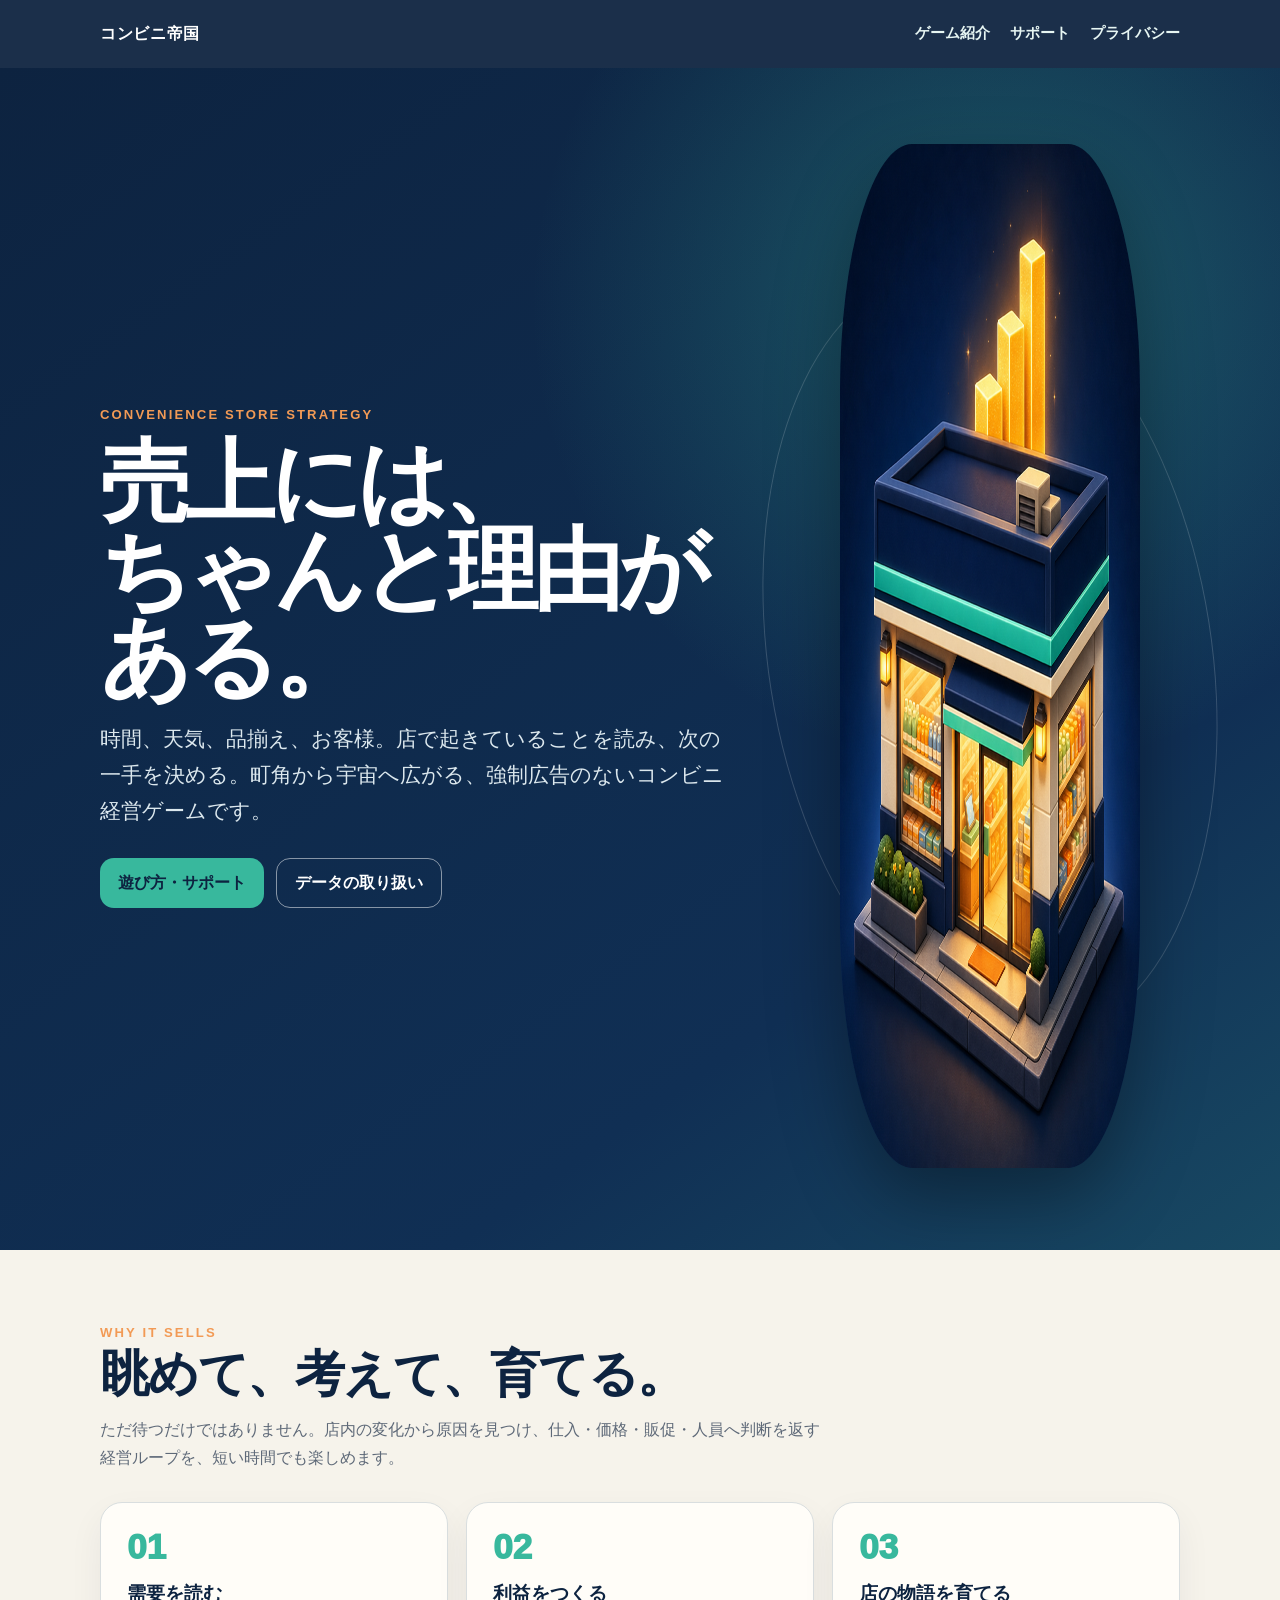
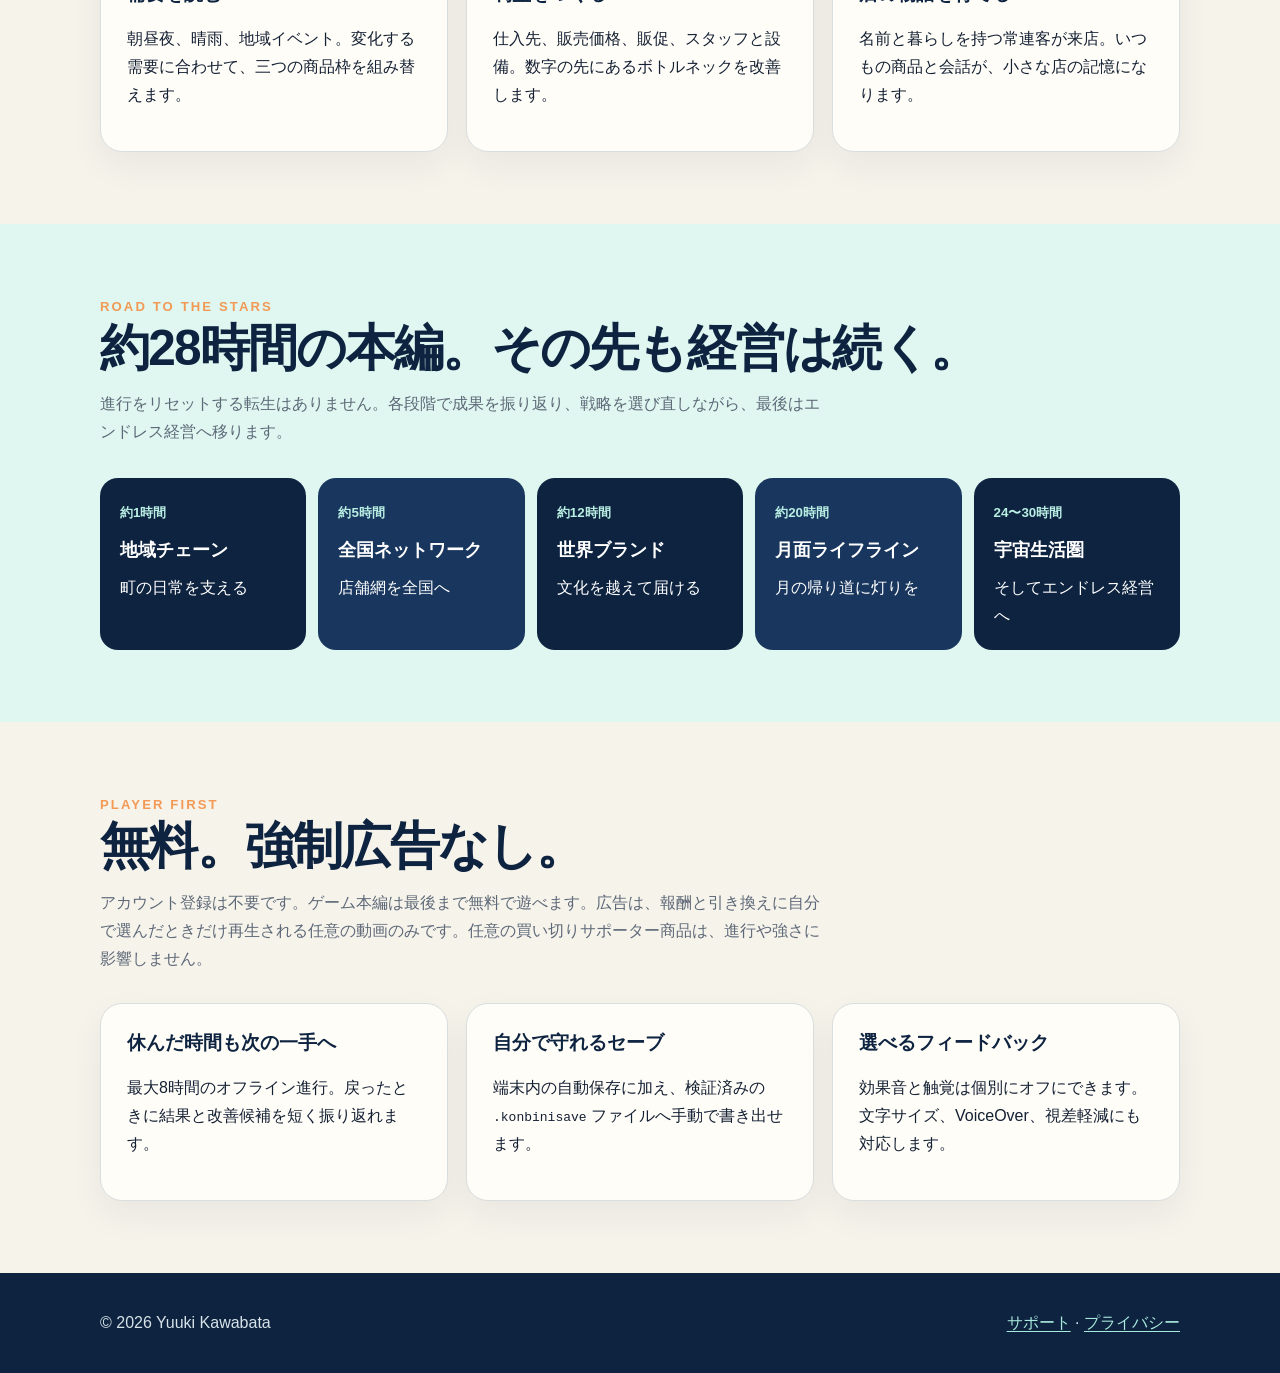
<file: index.html>
<!doctype html>
<html lang="ja">
<head>
  <meta charset="utf-8">
  <meta name="viewport" content="width=device-width, initial-scale=1">
  <meta name="description" content="売上の理由を読み解く、本格コンビニ経営ゲーム『コンビニ帝国』公式サイト。">
  <title>コンビニ帝国 — 公式サイト</title>
  <link rel="icon" href="assets/app-icon.png">
  <link rel="stylesheet" href="styles.css">
</head>
<body>
  <a class="skip" href="#main">本文へ移動</a>
  <header>
    <nav class="wrap" aria-label="メインナビゲーション">
      <a class="brand" href="index.html">コンビニ帝国</a>
      <div class="nav-links"><a href="#game">ゲーム紹介</a><a href="support.html">サポート</a><a href="privacy.html">プライバシー</a></div>
    </nav>
  </header>
  <main id="main">
    <section class="hero">
      <div class="wrap hero-grid">
        <div>
          <div class="eyebrow">Convenience Store Strategy</div>
          <h1>売上には、<br>ちゃんと理由がある。</h1>
          <p class="lead">時間、天気、品揃え、お客様。店で起きていることを読み、次の一手を決める。町角から宇宙へ広がる、強制広告のないコンビニ経営ゲームです。</p>
          <div class="actions"><a class="button button-primary" href="support.html">遊び方・サポート</a><a class="button button-secondary" href="privacy.html">データの取り扱い</a></div>
        </div>
        <div class="hero-card"><img class="app-icon" src="assets/app-icon.png" width="1024" height="1024" alt="コンビニ帝国のアプリアイコン"></div>
      </div>
    </section>
    <section id="game">
      <div class="wrap">
        <div class="eyebrow">Why it sells</div>
        <h2 class="section-title">眺めて、考えて、育てる。</h2>
        <p class="section-intro">ただ待つだけではありません。店内の変化から原因を見つけ、仕入・価格・販促・人員へ判断を返す経営ループを、短い時間でも楽しめます。</p>
        <div class="grid">
          <article class="card"><span class="number">01</span><h3>需要を読む</h3><p>朝昼夜、晴雨、地域イベント。変化する需要に合わせて、三つの商品枠を組み替えます。</p></article>
          <article class="card"><span class="number">02</span><h3>利益をつくる</h3><p>仕入先、販売価格、販促、スタッフと設備。数字の先にあるボトルネックを改善します。</p></article>
          <article class="card"><span class="number">03</span><h3>店の物語を育てる</h3><p>名前と暮らしを持つ常連客が来店。いつもの商品と会話が、小さな店の記憶になります。</p></article>
        </div>
      </div>
    </section>
    <section class="band">
      <div class="wrap">
        <div class="eyebrow">Road to the stars</div>
        <h2 class="section-title">約28時間の本編。その先も経営は続く。</h2>
        <p class="section-intro">進行をリセットする転生はありません。各段階で成果を振り返り、戦略を選び直しながら、最後はエンドレス経営へ移ります。</p>
        <div class="timeline" aria-label="帝国ロードマップ">
          <div class="stage"><small>約1時間</small><strong>地域チェーン</strong><span>町の日常を支える</span></div>
          <div class="stage"><small>約5時間</small><strong>全国ネットワーク</strong><span>店舗網を全国へ</span></div>
          <div class="stage"><small>約12時間</small><strong>世界ブランド</strong><span>文化を越えて届ける</span></div>
          <div class="stage"><small>約20時間</small><strong>月面ライフライン</strong><span>月の帰り道に灯りを</span></div>
          <div class="stage"><small>24〜30時間</small><strong>宇宙生活圏</strong><span>そしてエンドレス経営へ</span></div>
        </div>
      </div>
    </section>
    <section>
      <div class="wrap">
        <div class="eyebrow">Player first</div>
        <h2 class="section-title">無料。強制広告なし。</h2>
        <p class="section-intro">アカウント登録は不要です。ゲーム本編は最後まで無料で遊べます。広告は、報酬と引き換えに自分で選んだときだけ再生される任意の動画のみです。任意の買い切りサポーター商品は、進行や強さに影響しません。</p>
        <div class="grid">
          <article class="card"><h3>休んだ時間も次の一手へ</h3><p>最大8時間のオフライン進行。戻ったときに結果と改善候補を短く振り返れます。</p></article>
          <article class="card"><h3>自分で守れるセーブ</h3><p>端末内の自動保存に加え、検証済みの <code>.konbinisave</code> ファイルへ手動で書き出せます。</p></article>
          <article class="card"><h3>選べるフィードバック</h3><p>効果音と触覚は個別にオフにできます。文字サイズ、VoiceOver、視差軽減にも対応します。</p></article>
        </div>
      </div>
    </section>
  </main>
  <footer><div class="wrap footer-row"><span>© 2026 Yuuki Kawabata</span><span><a href="support.html">サポート</a> · <a href="privacy.html">プライバシー</a></span></div></footer>
</body>
</html>
</file>
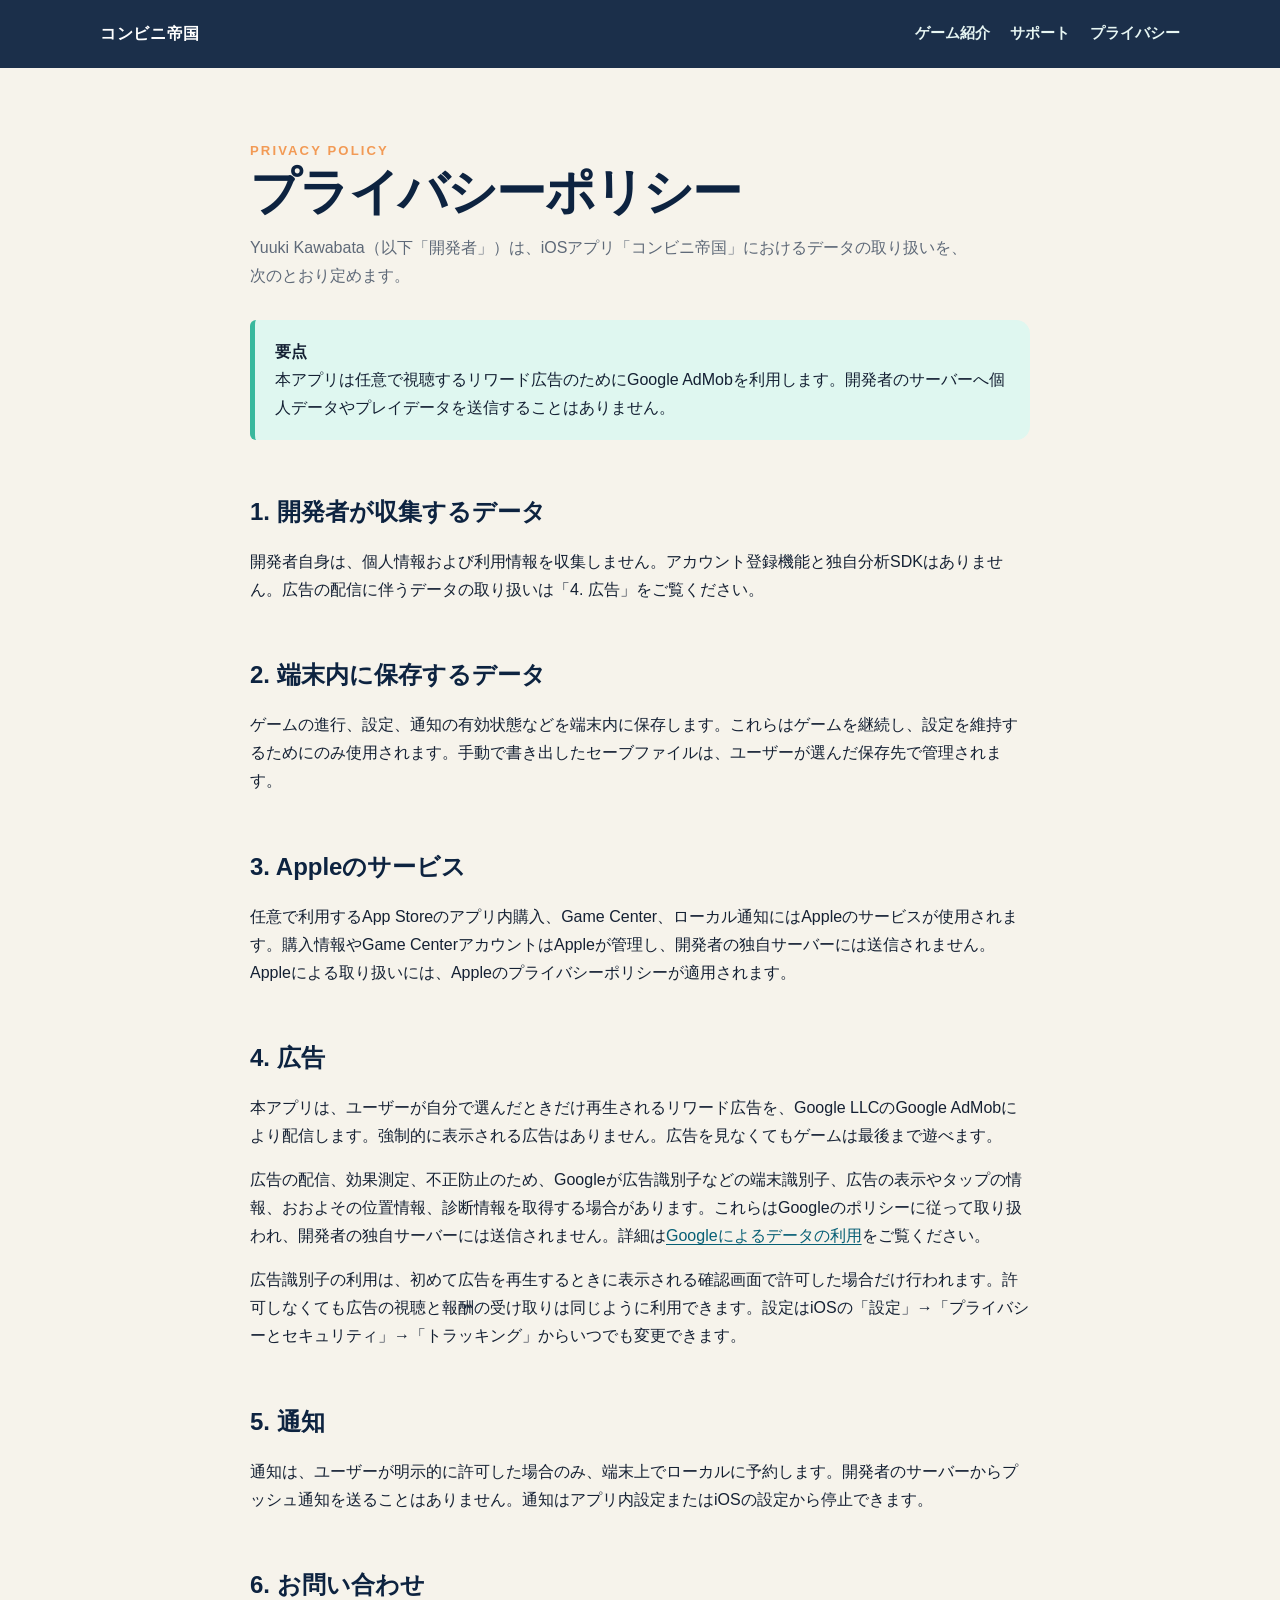
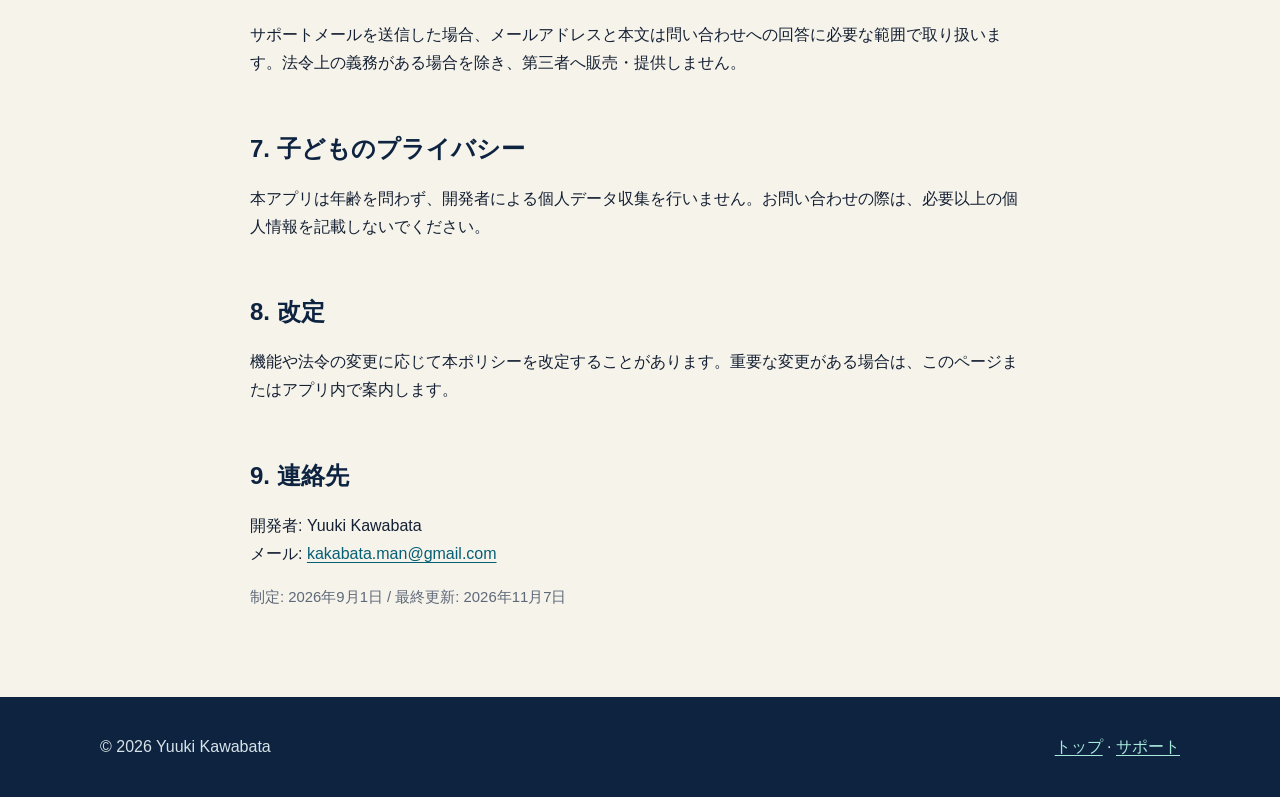
<file: privacy.html>
<!doctype html>
<html lang="ja">
<head>
  <meta charset="utf-8">
  <meta name="viewport" content="width=device-width, initial-scale=1">
  <meta name="description" content="コンビニ帝国のプライバシーポリシー。">
  <title>プライバシーポリシー — コンビニ帝国</title>
  <link rel="icon" href="assets/app-icon.png">
  <link rel="stylesheet" href="styles.css">
</head>
<body>
  <a class="skip" href="#main">本文へ移動</a>
  <header><nav class="wrap" aria-label="メインナビゲーション"><a class="brand" href="index.html">コンビニ帝国</a><div class="nav-links"><a href="index.html">ゲーム紹介</a><a href="support.html">サポート</a><a href="privacy.html" aria-current="page">プライバシー</a></div></nav></header>
  <main id="main"><section><div class="wrap prose">
    <div class="eyebrow">Privacy Policy</div>
    <h1 class="section-title">プライバシーポリシー</h1>
    <p class="section-intro">Yuuki Kawabata（以下「開発者」）は、iOSアプリ「コンビニ帝国」におけるデータの取り扱いを、次のとおり定めます。</p>
    <div class="notice"><strong>要点</strong><br>本アプリは任意で視聴するリワード広告のためにGoogle AdMobを利用します。開発者のサーバーへ個人データやプレイデータを送信することはありません。</div>

    <h2>1. 開発者が収集するデータ</h2>
    <p>開発者自身は、個人情報および利用情報を収集しません。アカウント登録機能と独自分析SDKはありません。広告の配信に伴うデータの取り扱いは「4. 広告」をご覧ください。</p>

    <h2>2. 端末内に保存するデータ</h2>
    <p>ゲームの進行、設定、通知の有効状態などを端末内に保存します。これらはゲームを継続し、設定を維持するためにのみ使用されます。手動で書き出したセーブファイルは、ユーザーが選んだ保存先で管理されます。</p>

    <h2>3. Appleのサービス</h2>
    <p>任意で利用するApp Storeのアプリ内購入、Game Center、ローカル通知にはAppleのサービスが使用されます。購入情報やGame CenterアカウントはAppleが管理し、開発者の独自サーバーには送信されません。Appleによる取り扱いには、Appleのプライバシーポリシーが適用されます。</p>

    <h2>4. 広告</h2>
    <p>本アプリは、ユーザーが自分で選んだときだけ再生されるリワード広告を、Google LLCのGoogle AdMobにより配信します。強制的に表示される広告はありません。広告を見なくてもゲームは最後まで遊べます。</p>
    <p>広告の配信、効果測定、不正防止のため、Googleが広告識別子などの端末識別子、広告の表示やタップの情報、おおよその位置情報、診断情報を取得する場合があります。これらはGoogleのポリシーに従って取り扱われ、開発者の独自サーバーには送信されません。詳細は<a href="https://policies.google.com/technologies/partner-sites">Googleによるデータの利用</a>をご覧ください。</p>
    <p>広告識別子の利用は、初めて広告を再生するときに表示される確認画面で許可した場合だけ行われます。許可しなくても広告の視聴と報酬の受け取りは同じように利用できます。設定はiOSの「設定」→「プライバシーとセキュリティ」→「トラッキング」からいつでも変更できます。</p>

    <h2>5. 通知</h2>
    <p>通知は、ユーザーが明示的に許可した場合のみ、端末上でローカルに予約します。開発者のサーバーからプッシュ通知を送ることはありません。通知はアプリ内設定またはiOSの設定から停止できます。</p>

    <h2>6. お問い合わせ</h2>
    <p>サポートメールを送信した場合、メールアドレスと本文は問い合わせへの回答に必要な範囲で取り扱います。法令上の義務がある場合を除き、第三者へ販売・提供しません。</p>

    <h2>7. 子どものプライバシー</h2>
    <p>本アプリは年齢を問わず、開発者による個人データ収集を行いません。お問い合わせの際は、必要以上の個人情報を記載しないでください。</p>

    <h2>8. 改定</h2>
    <p>機能や法令の変更に応じて本ポリシーを改定することがあります。重要な変更がある場合は、このページまたはアプリ内で案内します。</p>

    <h2>9. 連絡先</h2>
    <p>開発者: Yuuki Kawabata<br>メール: <a href="mailto:kakabata.man@gmail.com">kakabata.man@gmail.com</a></p>
    <p class="meta">制定: 2026年9月1日 / 最終更新: 2026年11月7日</p>
  </div></section></main>
  <footer><div class="wrap footer-row"><span>© 2026 Yuuki Kawabata</span><span><a href="index.html">トップ</a> · <a href="support.html">サポート</a></span></div></footer>
</body>
</html>
</file>
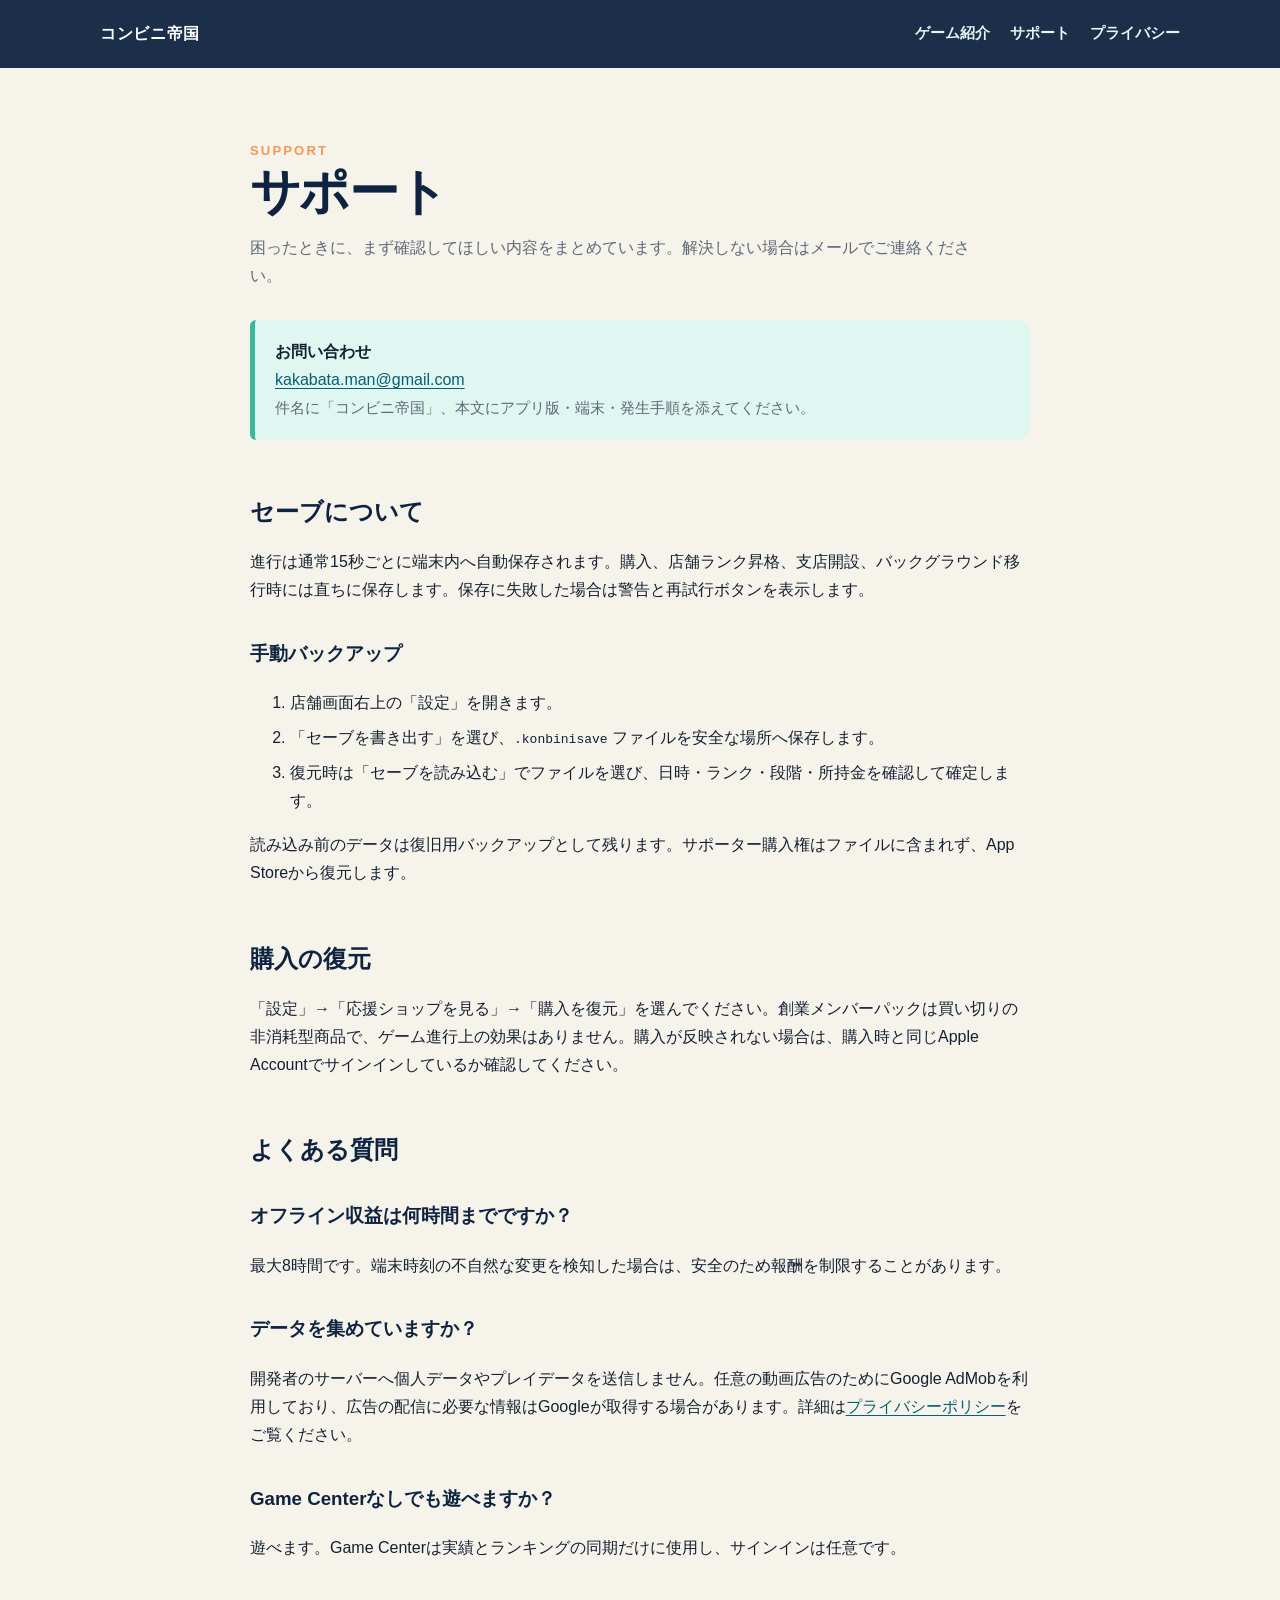
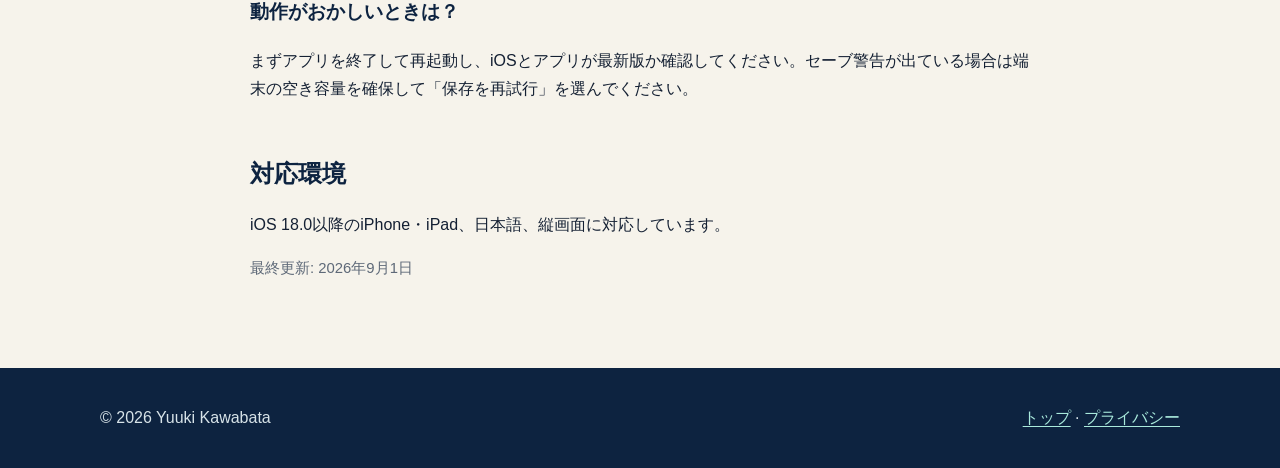
<file: support.html>
<!doctype html>
<html lang="ja">
<head>
  <meta charset="utf-8">
  <meta name="viewport" content="width=device-width, initial-scale=1">
  <meta name="description" content="コンビニ帝国のサポート、よくある質問、お問い合わせ。">
  <title>サポート — コンビニ帝国</title>
  <link rel="icon" href="assets/app-icon.png">
  <link rel="stylesheet" href="styles.css">
</head>
<body>
  <a class="skip" href="#main">本文へ移動</a>
  <header><nav class="wrap" aria-label="メインナビゲーション"><a class="brand" href="index.html">コンビニ帝国</a><div class="nav-links"><a href="index.html">ゲーム紹介</a><a href="support.html" aria-current="page">サポート</a><a href="privacy.html">プライバシー</a></div></nav></header>
  <main id="main"><section><div class="wrap prose">
    <div class="eyebrow">Support</div>
    <h1 class="section-title">サポート</h1>
    <p class="section-intro">困ったときに、まず確認してほしい内容をまとめています。解決しない場合はメールでご連絡ください。</p>
    <div class="notice"><strong>お問い合わせ</strong><br><a href="mailto:kakabata.man@gmail.com">kakabata.man@gmail.com</a><br><span class="meta">件名に「コンビニ帝国」、本文にアプリ版・端末・発生手順を添えてください。</span></div>

    <h2>セーブについて</h2>
    <p>進行は通常15秒ごとに端末内へ自動保存されます。購入、店舗ランク昇格、支店開設、バックグラウンド移行時には直ちに保存します。保存に失敗した場合は警告と再試行ボタンを表示します。</p>
    <h3>手動バックアップ</h3>
    <ol><li>店舗画面右上の「設定」を開きます。</li><li>「セーブを書き出す」を選び、<code>.konbinisave</code> ファイルを安全な場所へ保存します。</li><li>復元時は「セーブを読み込む」でファイルを選び、日時・ランク・段階・所持金を確認して確定します。</li></ol>
    <p>読み込み前のデータは復旧用バックアップとして残ります。サポーター購入権はファイルに含まれず、App Storeから復元します。</p>

    <h2>購入の復元</h2>
    <p>「設定」→「応援ショップを見る」→「購入を復元」を選んでください。創業メンバーパックは買い切りの非消耗型商品で、ゲーム進行上の効果はありません。購入が反映されない場合は、購入時と同じApple Accountでサインインしているか確認してください。</p>

    <h2>よくある質問</h2>
    <h3>オフライン収益は何時間までですか？</h3><p>最大8時間です。端末時刻の不自然な変更を検知した場合は、安全のため報酬を制限することがあります。</p>
    <h3>データを集めていますか？</h3><p>開発者のサーバーへ個人データやプレイデータを送信しません。任意の動画広告のためにGoogle AdMobを利用しており、広告の配信に必要な情報はGoogleが取得する場合があります。詳細は<a href="privacy.html">プライバシーポリシー</a>をご覧ください。</p>
    <h3>Game Centerなしでも遊べますか？</h3><p>遊べます。Game Centerは実績とランキングの同期だけに使用し、サインインは任意です。</p>
    <h3>動作がおかしいときは？</h3><p>まずアプリを終了して再起動し、iOSとアプリが最新版か確認してください。セーブ警告が出ている場合は端末の空き容量を確保して「保存を再試行」を選んでください。</p>

    <h2>対応環境</h2><p>iOS 18.0以降のiPhone・iPad、日本語、縦画面に対応しています。</p>
    <p class="meta">最終更新: 2026年9月1日</p>
  </div></section></main>
  <footer><div class="wrap footer-row"><span>© 2026 Yuuki Kawabata</span><span><a href="index.html">トップ</a> · <a href="privacy.html">プライバシー</a></span></div></footer>
</body>
</html>
</file>
<file: styles.css>
:root {
  --navy: #0d2340;
  --navy-soft: #19375e;
  --mint: #38b89d;
  --mint-pale: #dff7f0;
  --orange: #f29a55;
  --canvas: #f6f3eb;
  --paper: #fffdf8;
  --ink: #142033;
  --muted: #5e6978;
  --line: #d9dedf;
  --max: 1080px;
}

* { box-sizing: border-box; }
html { scroll-behavior: smooth; }
body {
  margin: 0;
  color: var(--ink);
  background: var(--canvas);
  font-family: -apple-system, BlinkMacSystemFont, "Hiragino Sans", "Yu Gothic", sans-serif;
  line-height: 1.75;
}
a { color: #075f75; text-underline-offset: 0.18em; }
a:focus-visible, button:focus-visible { outline: 3px solid var(--orange); outline-offset: 4px; }
.skip { position: absolute; left: -9999px; }
.skip:focus { left: 16px; top: 12px; z-index: 100; padding: 10px 14px; background: white; }
.wrap { width: min(calc(100% - 40px), var(--max)); margin-inline: auto; }

header {
  position: sticky;
  top: 0;
  z-index: 20;
  color: white;
  background: color-mix(in srgb, var(--navy) 94%, transparent);
  backdrop-filter: blur(14px);
}
nav { min-height: 68px; display: flex; align-items: center; justify-content: space-between; gap: 24px; }
.brand { color: white; font-weight: 900; letter-spacing: .04em; text-decoration: none; }
.nav-links { display: flex; flex-wrap: wrap; gap: 20px; }
.nav-links a { color: #e7f6f3; font-size: .92rem; font-weight: 700; text-decoration: none; }

.hero {
  overflow: hidden;
  color: white;
  background:
    radial-gradient(circle at 78% 20%, rgba(56,184,157,.34), transparent 34%),
    linear-gradient(145deg, var(--navy), #102f54 72%, #184963);
  padding: 76px 0 82px;
}
.hero-grid { display: grid; grid-template-columns: 1.25fr .75fr; align-items: center; gap: 68px; }
.eyebrow { color: var(--orange); font-size: .82rem; font-weight: 900; letter-spacing: .16em; text-transform: uppercase; }
h1 { margin: 12px 0 18px; font-size: clamp(2.5rem, 7vw, 5.8rem); line-height: .98; letter-spacing: -.055em; }
.lead { max-width: 650px; margin: 0; color: #dce8ee; font-size: clamp(1.05rem, 2vw, 1.3rem); }
.hero-card { position: relative; justify-self: center; }
.hero-card::before { content: ""; position: absolute; inset: 12% -24%; border: 1px solid rgba(255,255,255,.17); border-radius: 50%; transform: rotate(-9deg); }
.app-icon { position: relative; display: block; width: min(300px, 64vw); border-radius: 24%; box-shadow: 0 30px 70px rgba(0,0,0,.35); }
.actions { display: flex; flex-wrap: wrap; gap: 12px; margin-top: 28px; }
.button { display: inline-flex; min-height: 48px; align-items: center; justify-content: center; padding: 10px 18px; border-radius: 14px; font-weight: 800; text-decoration: none; }
.button-primary { color: var(--navy); background: var(--mint); }
.button-secondary { color: white; border: 1px solid rgba(255,255,255,.5); }

main section { padding: 72px 0; }
.section-title { margin: 0 0 12px; color: var(--navy); font-size: clamp(1.8rem, 4vw, 3.1rem); line-height: 1.2; letter-spacing: -.035em; }
.section-intro { max-width: 720px; margin: 0 0 30px; color: var(--muted); }
.grid { display: grid; grid-template-columns: repeat(3, 1fr); gap: 18px; }
.card { padding: 26px; border: 1px solid var(--line); border-radius: 22px; background: var(--paper); box-shadow: 0 14px 35px rgba(13,35,64,.06); }
.card h2, .card h3 { margin-top: 0; color: var(--navy); line-height: 1.35; }
.number { display: block; margin-bottom: 16px; color: var(--mint); font-size: 2.2rem; font-weight: 950; line-height: 1; }
.band { background: var(--mint-pale); }
.timeline { display: grid; grid-template-columns: repeat(5, 1fr); gap: 12px; margin-top: 32px; }
.stage { min-height: 150px; padding: 20px; color: white; background: var(--navy); border-radius: 18px; }
.stage:nth-child(even) { background: var(--navy-soft); }
.stage strong { display: block; margin: 8px 0; font-size: 1.15rem; }
.stage small { color: #b9eee3; font-weight: 800; }
.prose { max-width: 780px; }
.prose h2 { margin-top: 2.3em; color: var(--navy); line-height: 1.35; }
.prose h2:first-child { margin-top: 0; }
.prose h3 { margin-top: 1.8em; color: var(--navy); }
.prose li + li { margin-top: .45em; }
.notice { padding: 18px 20px; border-left: 5px solid var(--mint); background: var(--mint-pale); border-radius: 6px 14px 14px 6px; }
.meta { color: var(--muted); font-size: .93rem; }
footer { padding: 36px 0; color: #d7e3e8; background: var(--navy); }
.footer-row { display: flex; align-items: center; justify-content: space-between; gap: 24px; }
footer a { color: #a9eadc; }

@media (max-width: 780px) {
  .hero { padding-top: 52px; }
  .hero-grid { grid-template-columns: 1fr; gap: 44px; }
  .hero-card { order: -1; }
  .app-icon { width: 180px; }
  .grid { grid-template-columns: 1fr; }
  .timeline { grid-template-columns: 1fr 1fr; }
  .stage:last-child { grid-column: 1 / -1; }
  .footer-row { align-items: flex-start; flex-direction: column; }
}

@media (max-width: 520px) {
  .wrap { width: min(calc(100% - 28px), var(--max)); }
  nav { align-items: flex-start; padding: 14px 0; flex-direction: column; gap: 5px; }
  .nav-links { gap: 14px; }
  main section { padding: 52px 0; }
  .timeline { grid-template-columns: 1fr; }
  .stage:last-child { grid-column: auto; }
}

@media (prefers-reduced-motion: reduce) {
  html { scroll-behavior: auto; }
}
</file>
